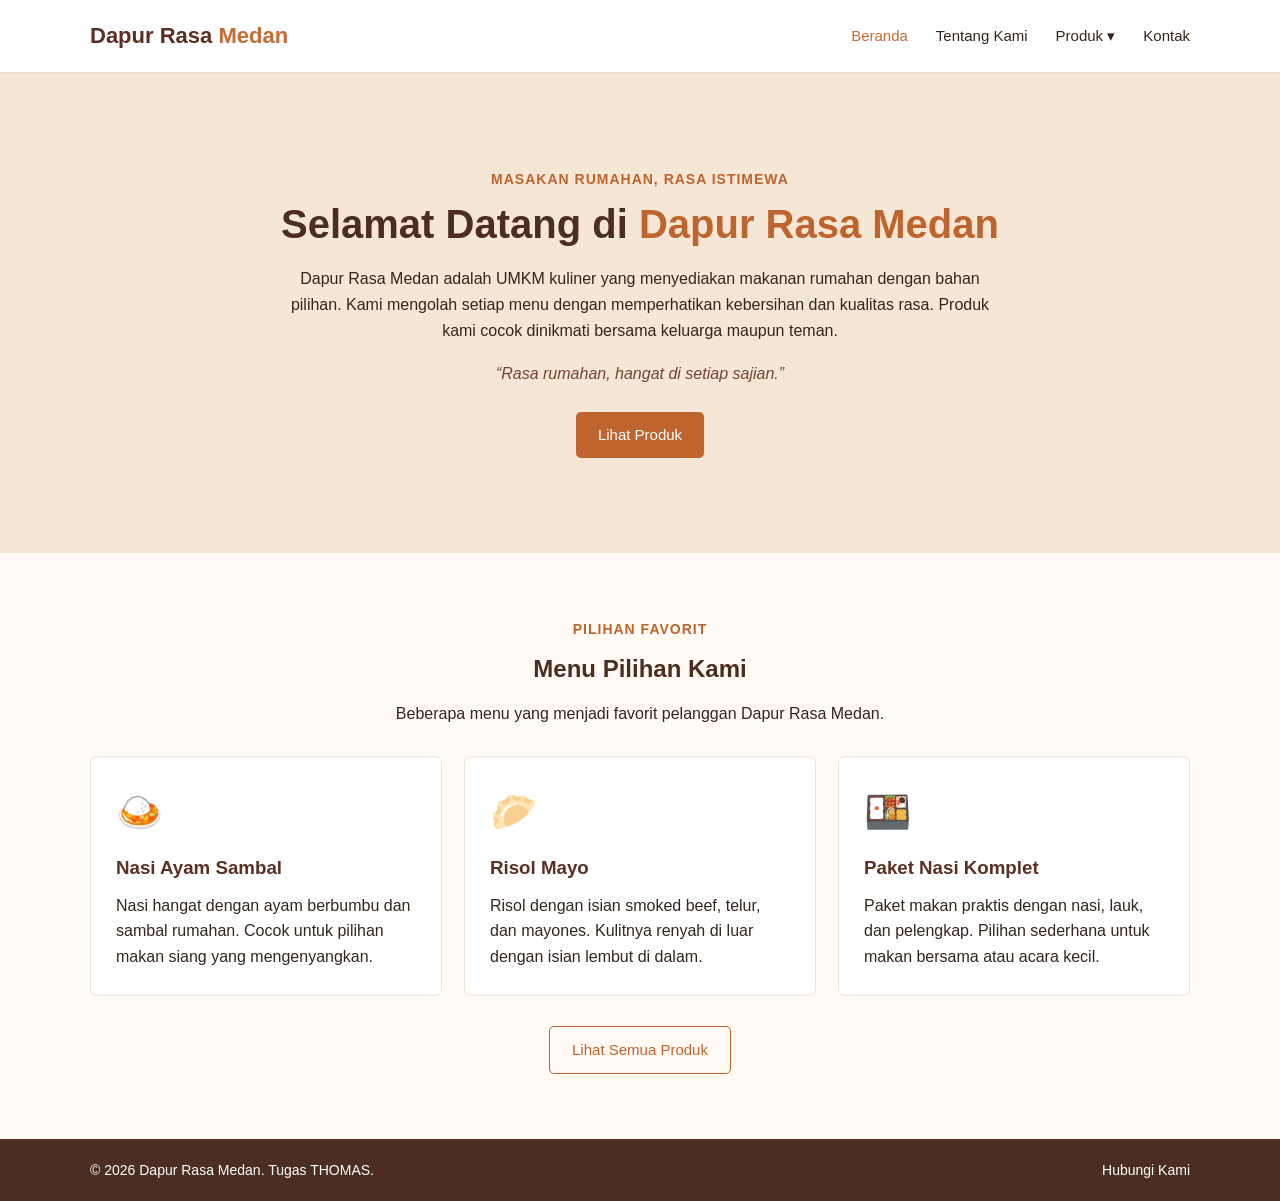
<file: index.html>
<!DOCTYPE html>
<html lang="id">
<head>
    <meta charset="UTF-8">
    <meta name="viewport" content="width=device-width, initial-scale=1.0">
    <title>Beranda | Dapur Rasa Medan</title>
    <link rel="stylesheet" href="css/style.css">
</head>
<body>
    <header class="header">
        <div class="container navbar">
            <a class="logo" href="index.html">Dapur Rasa <span>Medan</span></a>
            <button class="menu-toggle" aria-label="Buka menu" aria-expanded="false">☰</button>
            <nav class="nav-menu">
                <a class="active" href="index.html" aria-current="page">Beranda</a>
                <a href="about.html">Tentang Kami</a>
                <div class="dropdown">
                    <button class="dropdown-toggle" aria-expanded="false">Produk <span>▾</span></button>
                    <div class="dropdown-menu">
                        <a href="produk.html#makanan-utama">Makanan Utama</a>
                        <a href="produk.html#camilan">Camilan</a>
                        <a href="produk.html#paket-hemat">Paket Hemat</a>
                    </div>
                </div>
                <a href="kontak.html">Kontak</a>
            </nav>
        </div>
    </header>

    <main>
        <section class="hero">
            <div class="container hero-content">
                <p class="eyebrow">Masakan rumahan, rasa istimewa</p>
                <h1>Selamat Datang di <span>Dapur Rasa Medan</span></h1>
                <p>Dapur Rasa Medan adalah UMKM kuliner yang menyediakan makanan rumahan dengan bahan pilihan. Kami mengolah setiap menu dengan memperhatikan kebersihan dan kualitas rasa. Produk kami cocok dinikmati bersama keluarga maupun teman.</p>
                <blockquote>“Rasa rumahan, hangat di setiap sajian.”</blockquote>
                <a class="button" href="produk.html">Lihat Produk</a>
            </div>
        </section>

        <section class="section">
            <div class="container">
                <div class="section-heading">
                    <p class="eyebrow">Pilihan favorit</p>
                    <h2>Menu Pilihan Kami</h2>
                    <p>Beberapa menu yang menjadi favorit pelanggan Dapur Rasa Medan.</p>
                </div>
                <div class="card-grid">
                    <article class="card">
                        <div class="food-icon">🍛</div>
                        <h3>Nasi Ayam Sambal</h3>
                        <p>Nasi hangat dengan ayam berbumbu dan sambal rumahan. Cocok untuk pilihan makan siang yang mengenyangkan.</p>
                    </article>
                    <article class="card">
                        <div class="food-icon">🥟</div>
                        <h3>Risol Mayo</h3>
                        <p>Risol dengan isian smoked beef, telur, dan mayones. Kulitnya renyah di luar dengan isian lembut di dalam.</p>
                    </article>
                    <article class="card">
                        <div class="food-icon">🍱</div>
                        <h3>Paket Nasi Komplet</h3>
                        <p>Paket makan praktis dengan nasi, lauk, dan pelengkap. Pilihan sederhana untuk makan bersama atau acara kecil.</p>
                    </article>
                </div>
                <div class="center-button">
                    <a class="button button-outline" href="produk.html">Lihat Semua Produk</a>
                </div>
            </div>
        </section>
    </main>

    <footer class="footer">
        <div class="container footer-content">
            <p>© 2026 Dapur Rasa Medan. Tugas THOMAS.</p>
            <a href="kontak.html">Hubungi Kami</a>
        </div>
    </footer>
    <script src="js/script.js"></script>
</body>
</html>
</file>
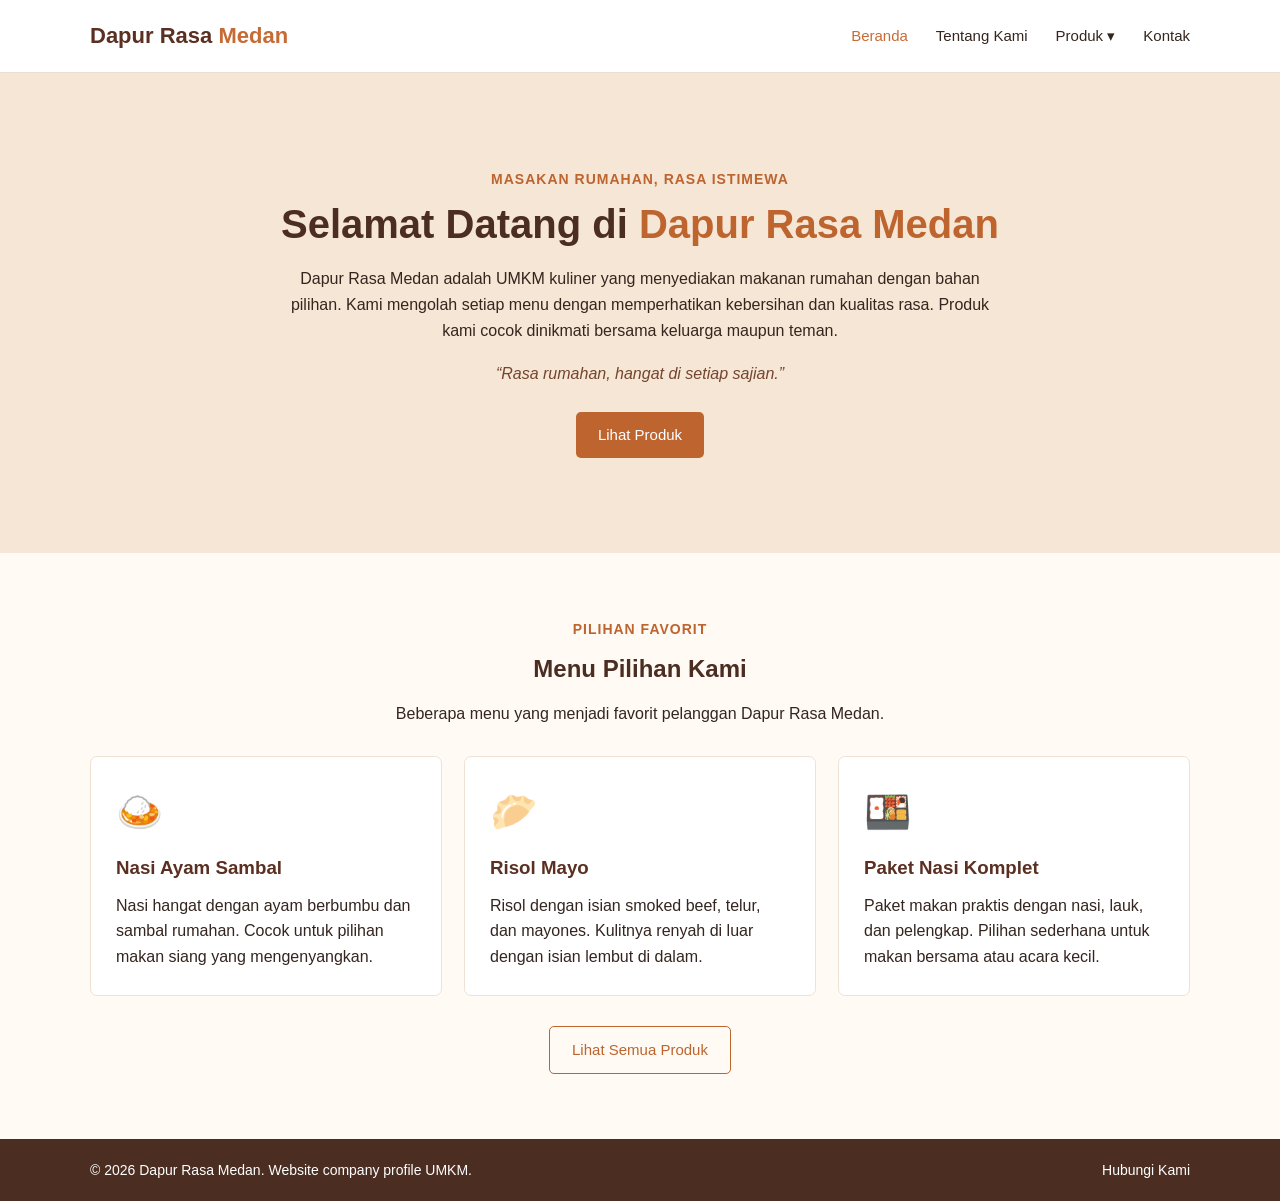
<file: website-umkm-dapur-rasa/index.html>
<!DOCTYPE html>
<html lang="id">
<head>
    <meta charset="UTF-8">
    <meta name="viewport" content="width=device-width, initial-scale=1.0">
    <title>Beranda | Dapur Rasa Medan</title>
    <link rel="stylesheet" href="css/style.css">
</head>
<body>
    <header class="header">
        <div class="container navbar">
            <a class="logo" href="index.html">Dapur Rasa <span>Medan</span></a>
            <button class="menu-toggle" aria-label="Buka menu" aria-expanded="false">☰</button>
            <nav class="nav-menu">
                <a class="active" href="index.html" aria-current="page">Beranda</a>
                <a href="about.html">Tentang Kami</a>
                <div class="dropdown">
                    <button class="dropdown-toggle" aria-expanded="false">Produk <span>▾</span></button>
                    <div class="dropdown-menu">
                        <a href="produk.html#makanan-utama">Makanan Utama</a>
                        <a href="produk.html#camilan">Camilan</a>
                        <a href="produk.html#paket-hemat">Paket Hemat</a>
                    </div>
                </div>
                <a href="kontak.html">Kontak</a>
            </nav>
        </div>
    </header>

    <main>
        <section class="hero">
            <div class="container hero-content">
                <p class="eyebrow">Masakan rumahan, rasa istimewa</p>
                <h1>Selamat Datang di <span>Dapur Rasa Medan</span></h1>
                <p>Dapur Rasa Medan adalah UMKM kuliner yang menyediakan makanan rumahan dengan bahan pilihan. Kami mengolah setiap menu dengan memperhatikan kebersihan dan kualitas rasa. Produk kami cocok dinikmati bersama keluarga maupun teman.</p>
                <blockquote>“Rasa rumahan, hangat di setiap sajian.”</blockquote>
                <a class="button" href="produk.html">Lihat Produk</a>
            </div>
        </section>

        <section class="section">
            <div class="container">
                <div class="section-heading">
                    <p class="eyebrow">Pilihan favorit</p>
                    <h2>Menu Pilihan Kami</h2>
                    <p>Beberapa menu yang menjadi favorit pelanggan Dapur Rasa Medan.</p>
                </div>
                <div class="card-grid">
                    <article class="card">
                        <div class="food-icon">🍛</div>
                        <h3>Nasi Ayam Sambal</h3>
                        <p>Nasi hangat dengan ayam berbumbu dan sambal rumahan. Cocok untuk pilihan makan siang yang mengenyangkan.</p>
                    </article>
                    <article class="card">
                        <div class="food-icon">🥟</div>
                        <h3>Risol Mayo</h3>
                        <p>Risol dengan isian smoked beef, telur, dan mayones. Kulitnya renyah di luar dengan isian lembut di dalam.</p>
                    </article>
                    <article class="card">
                        <div class="food-icon">🍱</div>
                        <h3>Paket Nasi Komplet</h3>
                        <p>Paket makan praktis dengan nasi, lauk, dan pelengkap. Pilihan sederhana untuk makan bersama atau acara kecil.</p>
                    </article>
                </div>
                <div class="center-button">
                    <a class="button button-outline" href="produk.html">Lihat Semua Produk</a>
                </div>
            </div>
        </section>
    </main>

    <footer class="footer">
        <div class="container footer-content">
            <p>© 2026 Dapur Rasa Medan. Website company profile UMKM.</p>
            <a href="kontak.html">Hubungi Kami</a>
        </div>
    </footer>
    <script src="js/script.js"></script>
</body>
</html>
</file>
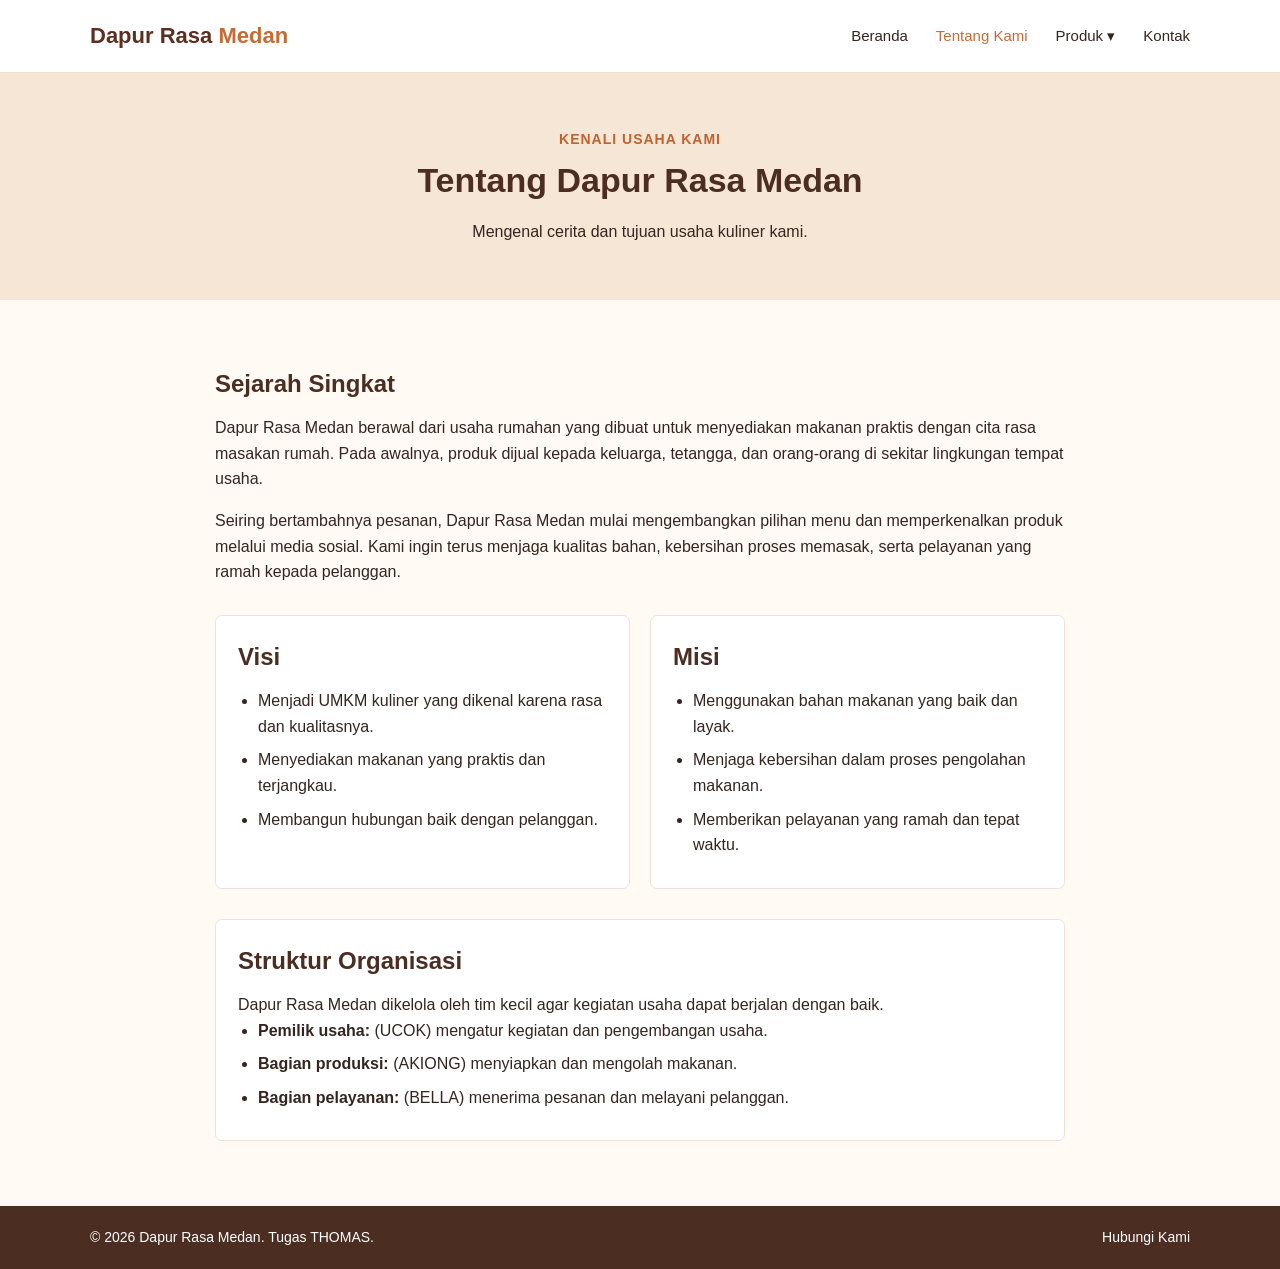
<file: about.html>
<!DOCTYPE html>
<html lang="id">
<head>
    <meta charset="UTF-8">
    <meta name="viewport" content="width=device-width, initial-scale=1.0">
    <title>Tentang Kami | Dapur Rasa Medan</title>
    <link rel="stylesheet" href="css/style.css">
</head>
<body>
    <header class="header">
        <div class="container navbar">
            <a class="logo" href="index.html">Dapur Rasa <span>Medan</span></a>
            <button class="menu-toggle" aria-label="Buka menu" aria-expanded="false">☰</button>
            <nav class="nav-menu">
                <a href="index.html">Beranda</a>
                <a class="active" href="about.html" aria-current="page">Tentang Kami</a>
                <div class="dropdown">
                    <button class="dropdown-toggle" aria-expanded="false">Produk <span>▾</span></button>
                    <div class="dropdown-menu">
                        <a href="produk.html#makanan-utama">Makanan Utama</a>
                        <a href="produk.html#camilan">Camilan</a>
                        <a href="produk.html#paket-hemat">Paket Hemat</a>
                    </div>
                </div>
                <a href="kontak.html">Kontak</a>
            </nav>
        </div>
    </header>

    <main>
        <section class="page-banner">
            <div class="container">
                <p class="eyebrow">Kenali usaha kami</p>
                <h1>Tentang Dapur Rasa Medan</h1>
                <p>Mengenal cerita dan tujuan usaha kuliner kami.</p>
            </div>
        </section>

        <section class="section">
            <div class="container content-narrow">
                <h2>Sejarah Singkat</h2>
                <p>Dapur Rasa Medan berawal dari usaha rumahan yang dibuat untuk menyediakan makanan praktis dengan cita rasa masakan rumah. Pada awalnya, produk dijual kepada keluarga, tetangga, dan orang-orang di sekitar lingkungan tempat usaha.</p>
                <p>Seiring bertambahnya pesanan, Dapur Rasa Medan mulai mengembangkan pilihan menu dan memperkenalkan produk melalui media sosial. Kami ingin terus menjaga kualitas bahan, kebersihan proses memasak, serta pelayanan yang ramah kepada pelanggan.</p>

                <div class="two-column">
                    <div class="info-box">
                        <h2>Visi</h2>
                        <ul>
                            <li>Menjadi UMKM kuliner yang dikenal karena rasa dan kualitasnya.</li>
                            <li>Menyediakan makanan yang praktis dan terjangkau.</li>
                            <li>Membangun hubungan baik dengan pelanggan.</li>
                        </ul>
                    </div>
                    <div class="info-box">
                        <h2>Misi</h2>
                        <ul>
                            <li>Menggunakan bahan makanan yang baik dan layak.</li>
                            <li>Menjaga kebersihan dalam proses pengolahan makanan.</li>
                            <li>Memberikan pelayanan yang ramah dan tepat waktu.</li>
                        </ul>
                    </div>
                </div>

                <div class="info-box organization">
                    <h2>Struktur Organisasi</h2>
                    <p>Dapur Rasa Medan dikelola oleh tim kecil agar kegiatan usaha dapat berjalan dengan baik.</p>
                    <ul>
                        <li><strong>Pemilik usaha:</strong> (UCOK) mengatur kegiatan dan pengembangan usaha.</li>
                        <li><strong>Bagian produksi:</strong> (AKIONG) menyiapkan dan mengolah makanan.</li>
                        <li><strong>Bagian pelayanan:</strong> (BELLA) menerima pesanan dan melayani pelanggan.</li>
                    </ul>
                </div>
            </div>
        </section>
    </main>

    <footer class="footer">
        <div class="container footer-content">
            <p>© 2026 Dapur Rasa Medan. Tugas THOMAS.</p>
            <a href="kontak.html">Hubungi Kami</a>
        </div>
    </footer>
    <script src="js/script.js"></script>
</body>
</html>
</file>
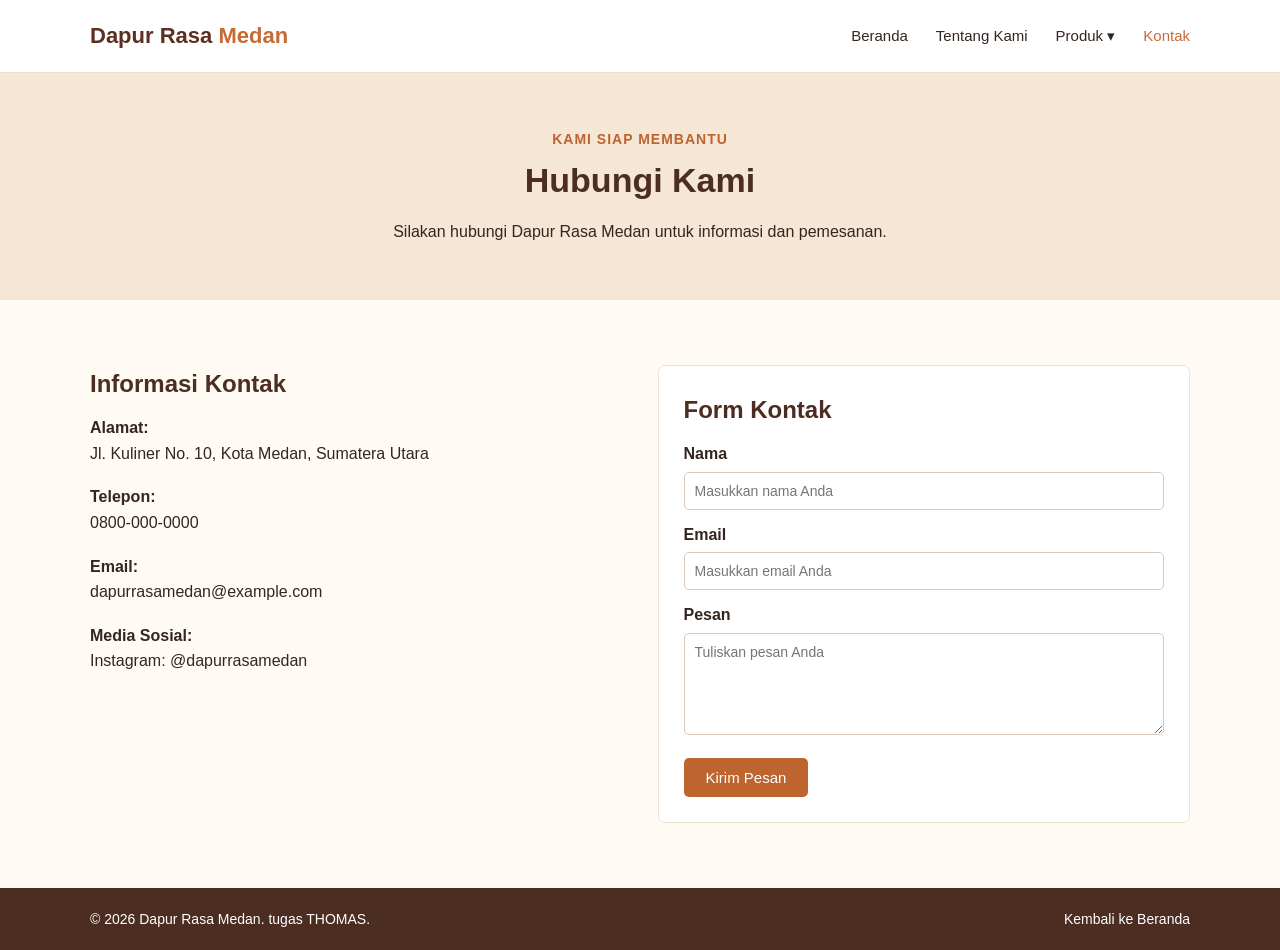
<file: kontak.html>
<!DOCTYPE html>
<html lang="id">
<head>
    <meta charset="UTF-8">
    <meta name="viewport" content="width=device-width, initial-scale=1.0">
    <title>Kontak | Dapur Rasa Medan</title>
    <link rel="stylesheet" href="css/style.css">
</head>
<body>
    <header class="header">
        <div class="container navbar">
            <a class="logo" href="index.html">Dapur Rasa <span>Medan</span></a>
            <button class="menu-toggle" aria-label="Buka menu" aria-expanded="false">☰</button>
            <nav class="nav-menu">
                <a href="index.html">Beranda</a>
                <a href="about.html">Tentang Kami</a>
                <div class="dropdown">
                    <button class="dropdown-toggle" aria-expanded="false">Produk <span>▾</span></button>
                    <div class="dropdown-menu">
                        <a href="produk.html#makanan-utama">Makanan Utama</a>
                        <a href="produk.html#camilan">Camilan</a>
                        <a href="produk.html#paket-hemat">Paket Hemat</a>
                    </div>
                </div>
                <a class="active" href="kontak.html" aria-current="page">Kontak</a>
            </nav>
        </div>
    </header>

    <main>
        <section class="page-banner">
            <div class="container">
                <p class="eyebrow">Kami siap membantu</p>
                <h1>Hubungi Kami</h1>
                <p>Silakan hubungi Dapur Rasa Medan untuk informasi dan pemesanan.</p>
            </div>
        </section>

        <section class="section">
            <div class="container contact-layout">
                <div class="contact-details">
                    <h2>Informasi Kontak</h2>
                    <p><strong>Alamat:</strong><br>Jl. Kuliner No. 10, Kota Medan, Sumatera Utara</p>
                    <p><strong>Telepon:</strong><br>0800-000-0000</p>
                    <p><strong>Email:</strong><br>dapurrasamedan@example.com</p>
                    <p><strong>Media Sosial:</strong><br>Instagram: @dapurrasamedan</p>
                </div>

                <form class="contact-form">
                    <h2>Form Kontak</h2>
                    <label for="nama">Nama</label>
                    <input type="text" id="nama" name="nama" placeholder="Masukkan nama Anda">

                    <label for="email">Email</label>
                    <input type="email" id="email" name="email" placeholder="Masukkan email Anda">

                    <label for="pesan">Pesan</label>
                    <textarea id="pesan" name="pesan" rows="5" placeholder="Tuliskan pesan Anda"></textarea>

                    <button class="button" type="button">Kirim Pesan</button>
                </form>
            </div>
        </section>
    </main>

    <footer class="footer">
        <div class="container footer-content">
            <p>© 2026 Dapur Rasa Medan. tugas THOMAS.</p>
            <a href="index.html">Kembali ke Beranda</a>
        </div>
    </footer>
    <script src="js/script.js"></script>
</body>
</html>
</file>
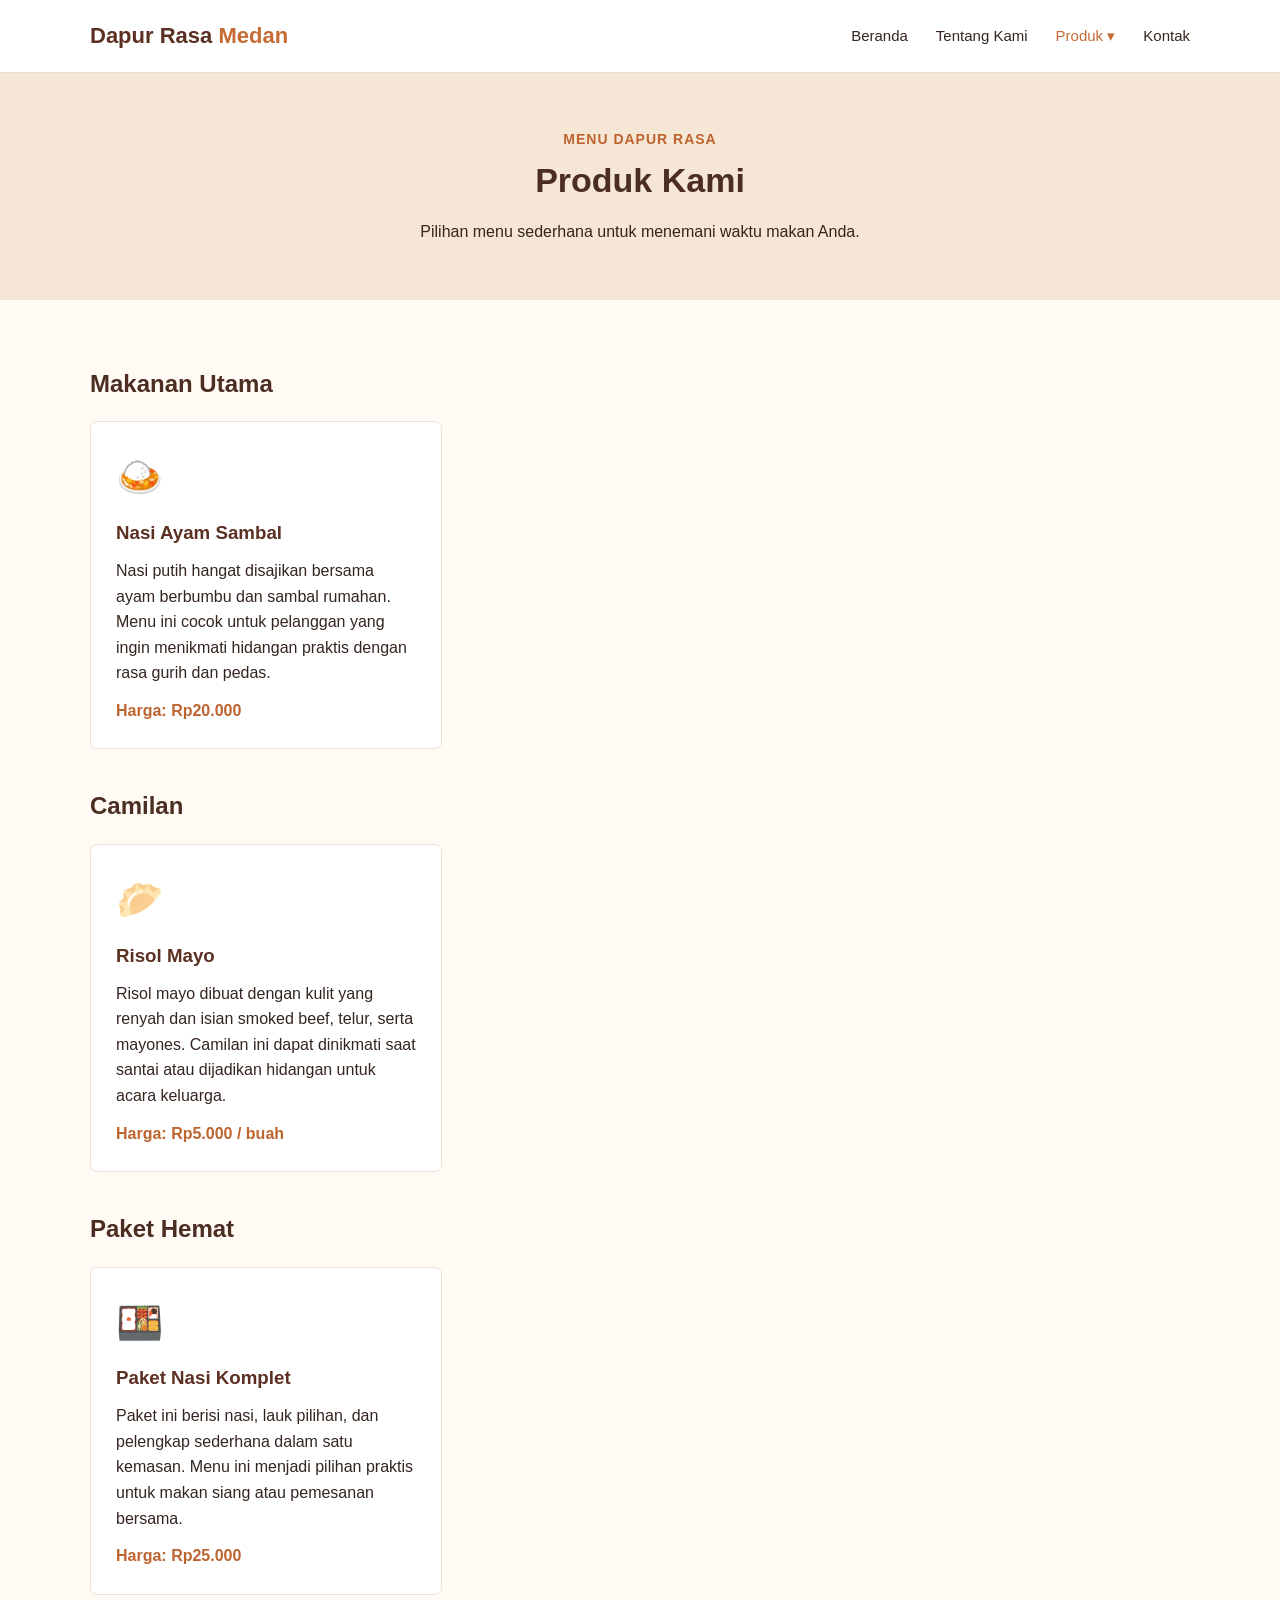
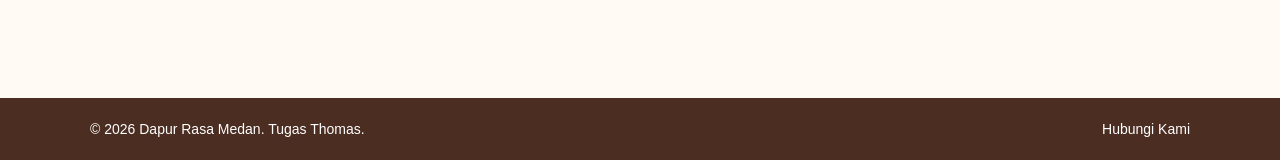
<file: produk.html>
<!DOCTYPE html>
<html lang="id">
<head>
    <meta charset="UTF-8">
    <meta name="viewport" content="width=device-width, initial-scale=1.0">
    <title>Produk | Dapur Rasa Medan</title>
    <link rel="stylesheet" href="css/style.css">
</head>
<body>
<header class="header">
<div class="container navbar">
<a class="logo" href="index.html">Dapur Rasa <span>Medan</span></a>
<button class="menu-toggle" aria-label="Buka menu" aria-expanded="false">☰</button>
<nav class="nav-menu">
<a href="index.html">Beranda</a>
<a href="about.html">Tentang Kami</a>
<div class="dropdown">
<button class="dropdown-toggle active" aria-expanded="false">Produk <span>▾</span></button>
<div class="dropdown-menu">
<a href="#makanan-utama">Makanan Utama</a>
<a href="#camilan">Camilan</a>
<a href="#paket-hemat">Paket Hemat</a>
</div>
</div>
<a href="kontak.html">Kontak</a>
</nav>
</div>
</header>
<main>
<section class="page-banner">
<div class="container">
<p class="eyebrow">Menu Dapur Rasa</p>
<h1>Produk Kami</h1>
<p>Pilihan menu sederhana untuk menemani waktu makan Anda.</p>
</div>
</section>

<section class="section">
<div class="container">
<div class="product-category" id="makanan-utama">
<h2>Makanan Utama</h2>
<div class="card-grid">
<article class="card product-card">
<div class="food-icon">🍛</div>
<h3>Nasi Ayam Sambal</h3>
<p>Nasi putih hangat disajikan bersama ayam berbumbu dan sambal rumahan. Menu ini cocok untuk pelanggan yang ingin menikmati hidangan praktis dengan rasa gurih dan pedas.</p>
<p class="price">Harga: Rp20.000</p>
</article>
</div>
</div>

<div class="product-category" id="camilan">
<h2>Camilan</h2>
<div class="card-grid">
<article class="card product-card">
<div class="food-icon">🥟</div>
<h3>Risol Mayo</h3>
<p>Risol mayo dibuat dengan kulit yang renyah dan isian smoked beef, telur, serta mayones. Camilan ini dapat dinikmati saat santai atau dijadikan hidangan untuk acara keluarga.</p>
<p class="price">Harga: Rp5.000 / buah</p>
</article>
</div>
</div>

<div class="product-category" id="paket-hemat">
<h2>Paket Hemat</h2>
<div class="card-grid">
<article class="card product-card">
<div class="food-icon">🍱</div>
<h3>Paket Nasi Komplet</h3>
<p>Paket ini berisi nasi, lauk pilihan, dan pelengkap sederhana dalam satu kemasan. Menu ini menjadi pilihan praktis untuk makan siang atau pemesanan bersama.</p>
<p class="price">Harga: Rp25.000</p>
</article>
</div>
</div>
</div>
</section>
</main>

<footer class="footer">
<div class="container footer-content">
<p>© 2026 Dapur Rasa Medan. Tugas Thomas.</p>
<a href="kontak.html">Hubungi Kami</a>
</div>
</footer>
<script src="js/script.js"></script>
</body>
</html>
</file>
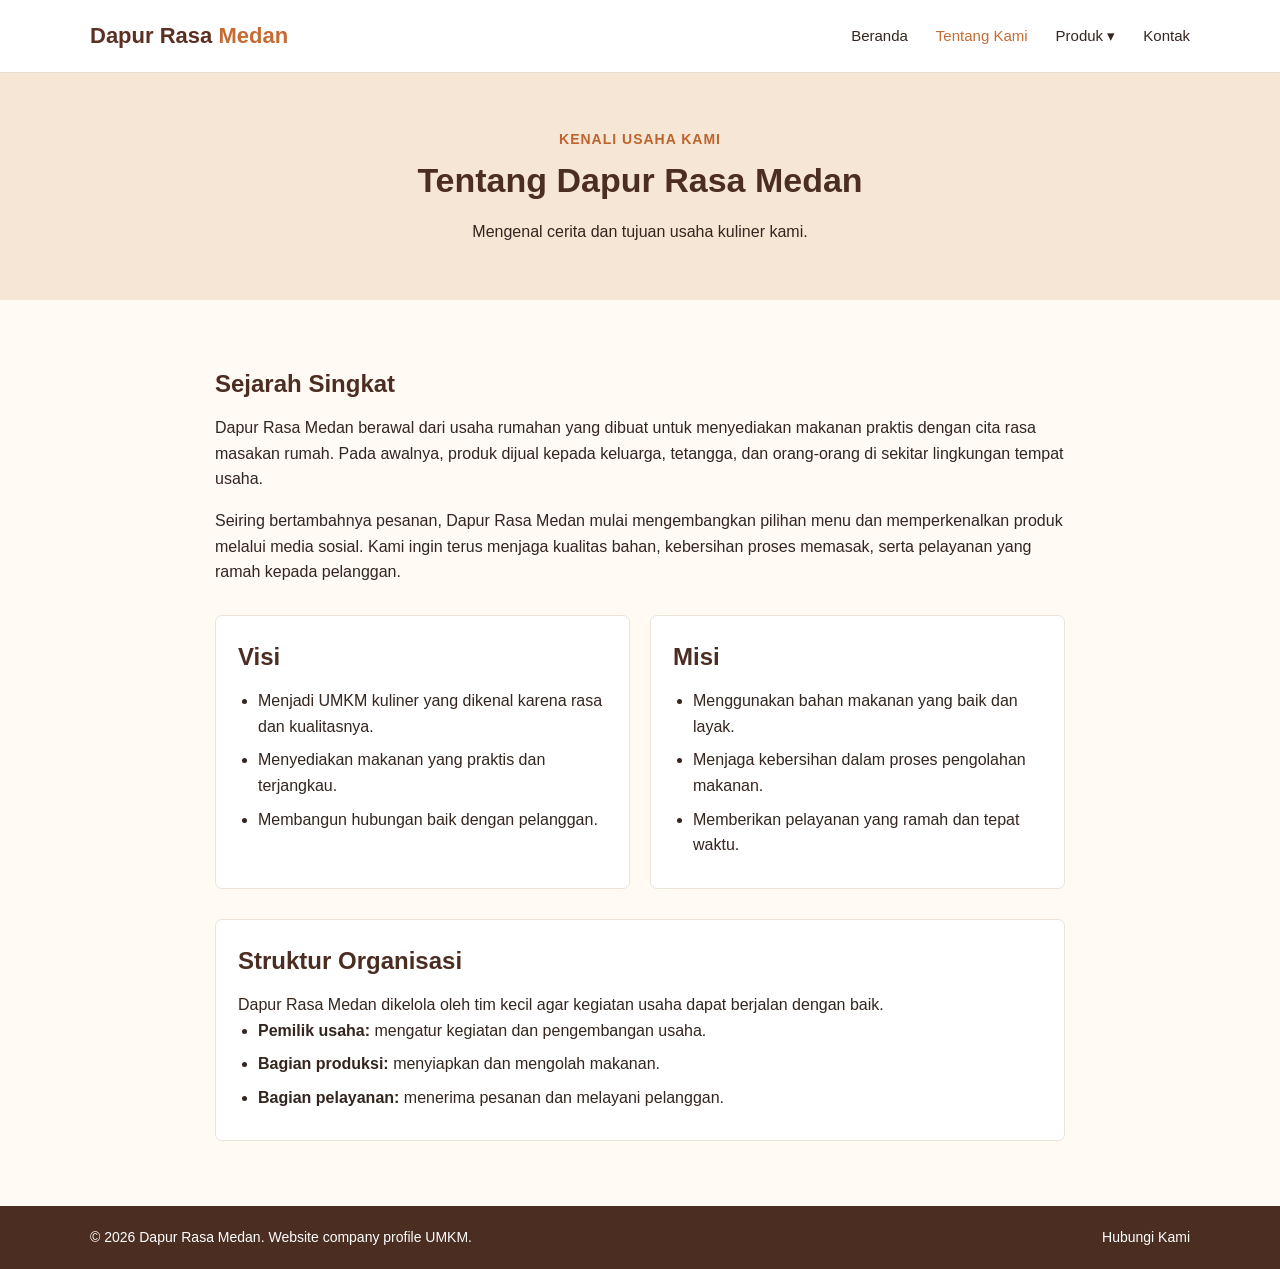
<file: website-umkm-dapur-rasa/about.html>
<!DOCTYPE html>
<html lang="id">
<head>
    <meta charset="UTF-8">
    <meta name="viewport" content="width=device-width, initial-scale=1.0">
    <title>Tentang Kami | Dapur Rasa Medan</title>
    <link rel="stylesheet" href="css/style.css">
</head>
<body>
    <header class="header">
        <div class="container navbar">
            <a class="logo" href="index.html">Dapur Rasa <span>Medan</span></a>
            <button class="menu-toggle" aria-label="Buka menu" aria-expanded="false">☰</button>
            <nav class="nav-menu">
                <a href="index.html">Beranda</a>
                <a class="active" href="about.html" aria-current="page">Tentang Kami</a>
                <div class="dropdown">
                    <button class="dropdown-toggle" aria-expanded="false">Produk <span>▾</span></button>
                    <div class="dropdown-menu">
                        <a href="produk.html#makanan-utama">Makanan Utama</a>
                        <a href="produk.html#camilan">Camilan</a>
                        <a href="produk.html#paket-hemat">Paket Hemat</a>
                    </div>
                </div>
                <a href="kontak.html">Kontak</a>
            </nav>
        </div>
    </header>

    <main>
        <section class="page-banner">
            <div class="container">
                <p class="eyebrow">Kenali usaha kami</p>
                <h1>Tentang Dapur Rasa Medan</h1>
                <p>Mengenal cerita dan tujuan usaha kuliner kami.</p>
            </div>
        </section>

        <section class="section">
            <div class="container content-narrow">
                <h2>Sejarah Singkat</h2>
                <p>Dapur Rasa Medan berawal dari usaha rumahan yang dibuat untuk menyediakan makanan praktis dengan cita rasa masakan rumah. Pada awalnya, produk dijual kepada keluarga, tetangga, dan orang-orang di sekitar lingkungan tempat usaha.</p>
                <p>Seiring bertambahnya pesanan, Dapur Rasa Medan mulai mengembangkan pilihan menu dan memperkenalkan produk melalui media sosial. Kami ingin terus menjaga kualitas bahan, kebersihan proses memasak, serta pelayanan yang ramah kepada pelanggan.</p>

                <div class="two-column">
                    <div class="info-box">
                        <h2>Visi</h2>
                        <ul>
                            <li>Menjadi UMKM kuliner yang dikenal karena rasa dan kualitasnya.</li>
                            <li>Menyediakan makanan yang praktis dan terjangkau.</li>
                            <li>Membangun hubungan baik dengan pelanggan.</li>
                        </ul>
                    </div>
                    <div class="info-box">
                        <h2>Misi</h2>
                        <ul>
                            <li>Menggunakan bahan makanan yang baik dan layak.</li>
                            <li>Menjaga kebersihan dalam proses pengolahan makanan.</li>
                            <li>Memberikan pelayanan yang ramah dan tepat waktu.</li>
                        </ul>
                    </div>
                </div>

                <div class="info-box organization">
                    <h2>Struktur Organisasi</h2>
                    <p>Dapur Rasa Medan dikelola oleh tim kecil agar kegiatan usaha dapat berjalan dengan baik.</p>
                    <ul>
                        <li><strong>Pemilik usaha:</strong> mengatur kegiatan dan pengembangan usaha.</li>
                        <li><strong>Bagian produksi:</strong> menyiapkan dan mengolah makanan.</li>
                        <li><strong>Bagian pelayanan:</strong> menerima pesanan dan melayani pelanggan.</li>
                    </ul>
                </div>
            </div>
        </section>
    </main>

    <footer class="footer">
        <div class="container footer-content">
            <p>© 2026 Dapur Rasa Medan. Website company profile UMKM.</p>
            <a href="kontak.html">Hubungi Kami</a>
        </div>
    </footer>
    <script src="js/script.js"></script>
</body>
</html>
</file>
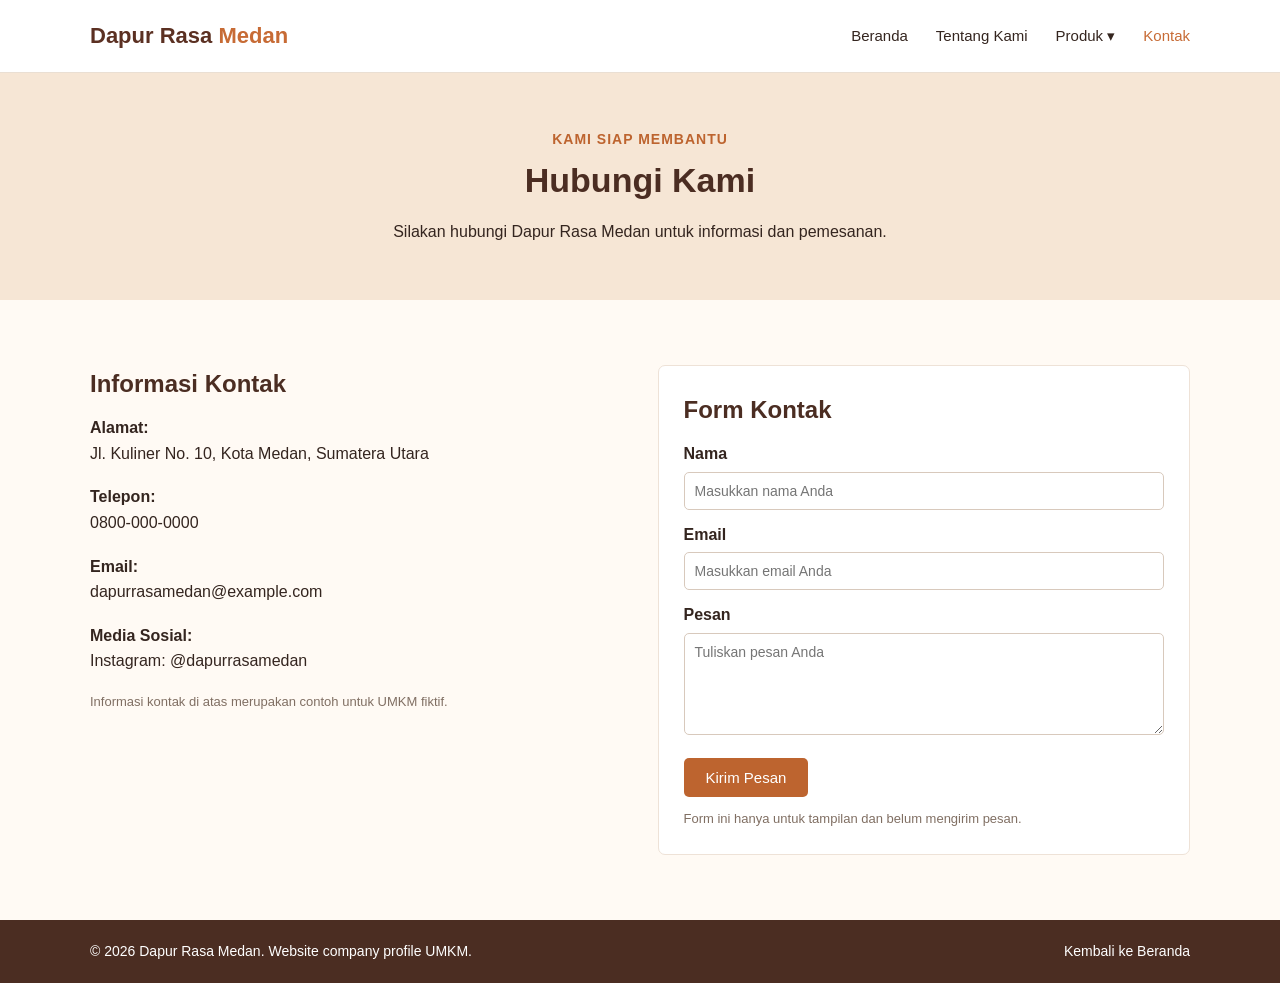
<file: website-umkm-dapur-rasa/kontak.html>
<!DOCTYPE html>
<html lang="id">
<head>
    <meta charset="UTF-8">
    <meta name="viewport" content="width=device-width, initial-scale=1.0">
    <title>Kontak | Dapur Rasa Medan</title>
    <link rel="stylesheet" href="css/style.css">
</head>
<body>
    <header class="header">
        <div class="container navbar">
            <a class="logo" href="index.html">Dapur Rasa <span>Medan</span></a>
            <button class="menu-toggle" aria-label="Buka menu" aria-expanded="false">☰</button>
            <nav class="nav-menu">
                <a href="index.html">Beranda</a>
                <a href="about.html">Tentang Kami</a>
                <div class="dropdown">
                    <button class="dropdown-toggle" aria-expanded="false">Produk <span>▾</span></button>
                    <div class="dropdown-menu">
                        <a href="produk.html#makanan-utama">Makanan Utama</a>
                        <a href="produk.html#camilan">Camilan</a>
                        <a href="produk.html#paket-hemat">Paket Hemat</a>
                    </div>
                </div>
                <a class="active" href="kontak.html" aria-current="page">Kontak</a>
            </nav>
        </div>
    </header>

    <main>
        <section class="page-banner">
            <div class="container">
                <p class="eyebrow">Kami siap membantu</p>
                <h1>Hubungi Kami</h1>
                <p>Silakan hubungi Dapur Rasa Medan untuk informasi dan pemesanan.</p>
            </div>
        </section>

        <section class="section">
            <div class="container contact-layout">
                <div class="contact-details">
                    <h2>Informasi Kontak</h2>
                    <p><strong>Alamat:</strong><br>Jl. Kuliner No. 10, Kota Medan, Sumatera Utara</p>
                    <p><strong>Telepon:</strong><br>0800-000-0000</p>
                    <p><strong>Email:</strong><br>dapurrasamedan@example.com</p>
                    <p><strong>Media Sosial:</strong><br>Instagram: @dapurrasamedan</p>
                    <p class="small-note">Informasi kontak di atas merupakan contoh untuk UMKM fiktif.</p>
                </div>

                <form class="contact-form">
                    <h2>Form Kontak</h2>
                    <label for="nama">Nama</label>
                    <input type="text" id="nama" name="nama" placeholder="Masukkan nama Anda">

                    <label for="email">Email</label>
                    <input type="email" id="email" name="email" placeholder="Masukkan email Anda">

                    <label for="pesan">Pesan</label>
                    <textarea id="pesan" name="pesan" rows="5" placeholder="Tuliskan pesan Anda"></textarea>

                    <button class="button" type="button">Kirim Pesan</button>
                    <p class="small-note">Form ini hanya untuk tampilan dan belum mengirim pesan.</p>
                </form>
            </div>
        </section>
    </main>

    <footer class="footer">
        <div class="container footer-content">
            <p>© 2026 Dapur Rasa Medan. Website company profile UMKM.</p>
            <a href="index.html">Kembali ke Beranda</a>
        </div>
    </footer>
    <script src="js/script.js"></script>
</body>
</html>
</file>
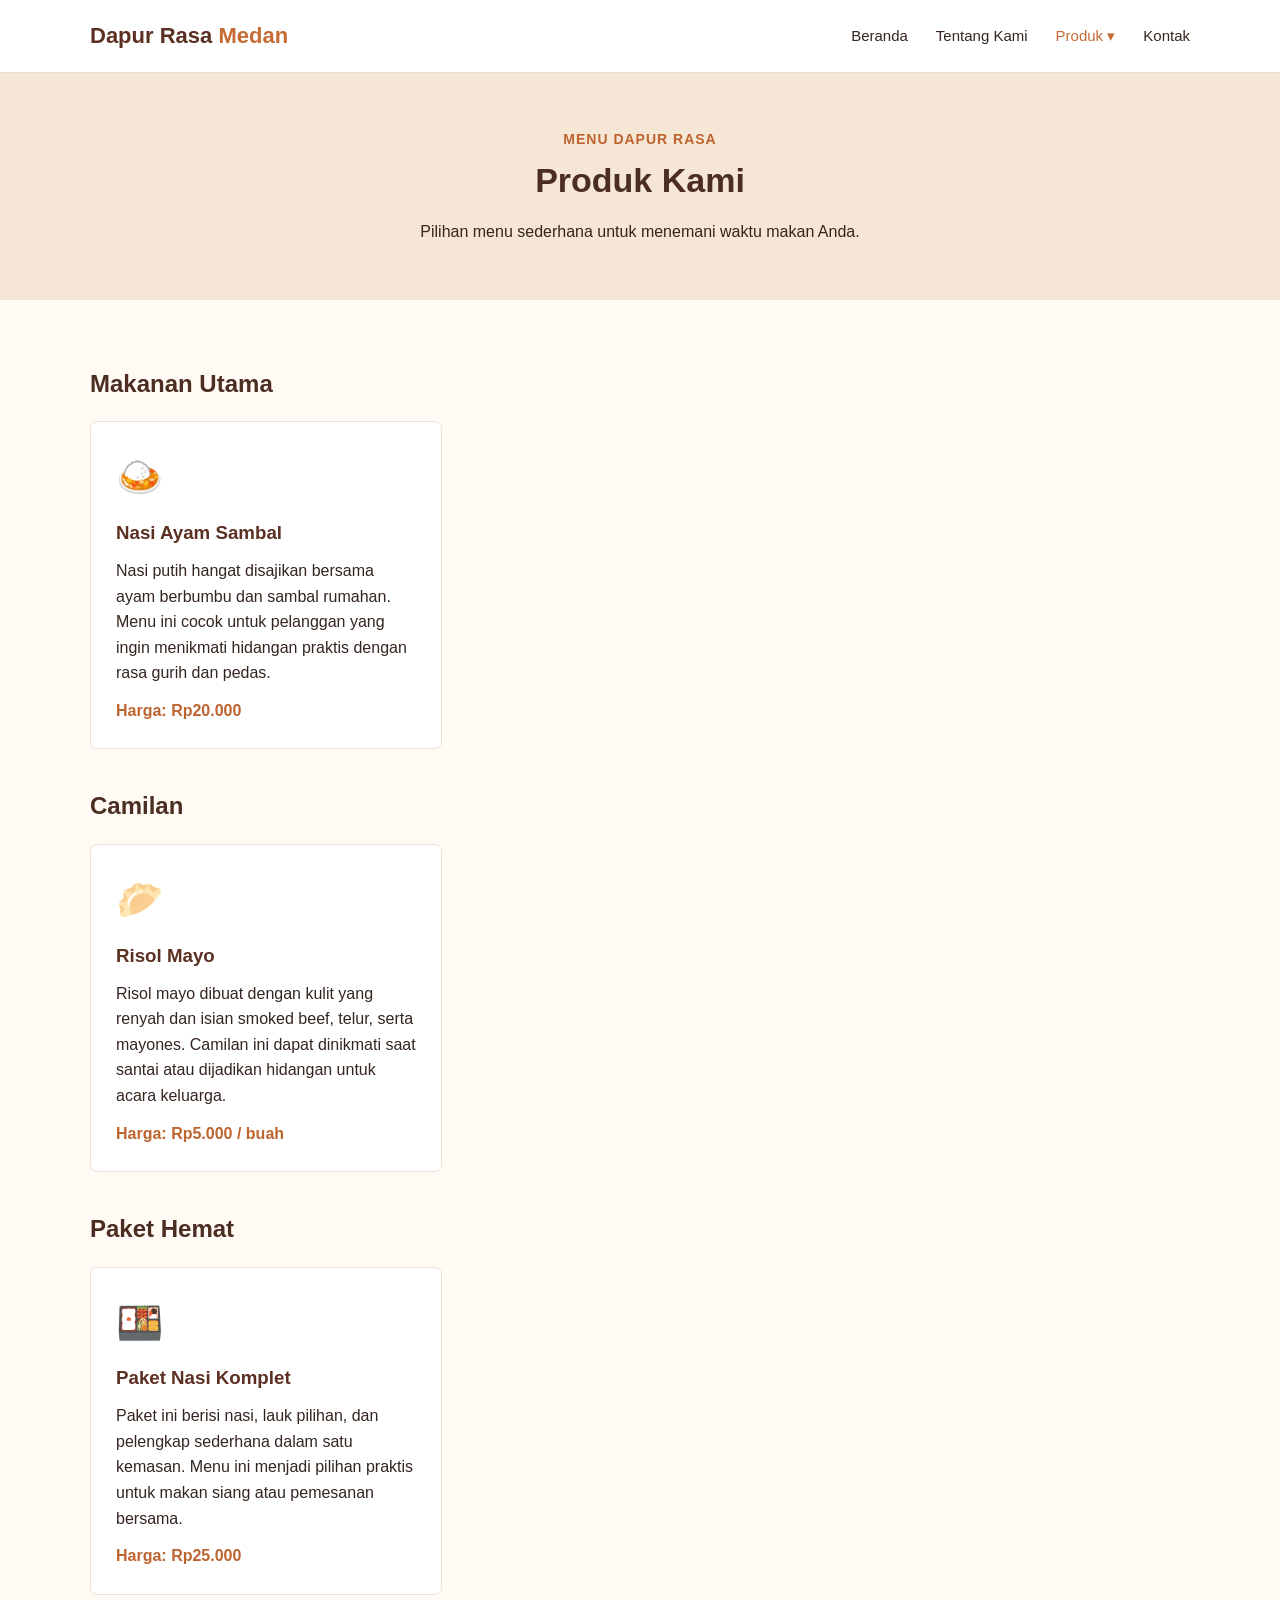
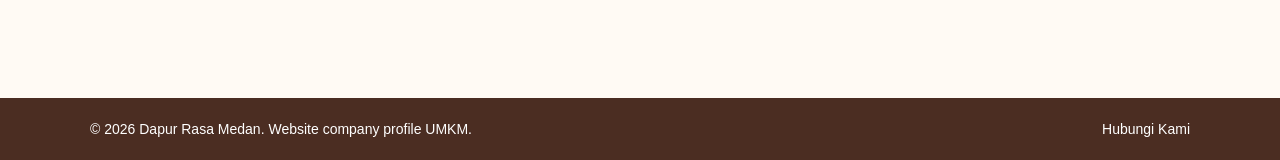
<file: website-umkm-dapur-rasa/produk.html>
<!DOCTYPE html>
<html lang="id">
<head>
    <meta charset="UTF-8">
    <meta name="viewport" content="width=device-width, initial-scale=1.0">
    <title>Produk | Dapur Rasa Medan</title>
    <link rel="stylesheet" href="css/style.css">
</head>
<body>
    <header class="header">
        <div class="container navbar">
            <a class="logo" href="index.html">Dapur Rasa <span>Medan</span></a>
            <button class="menu-toggle" aria-label="Buka menu" aria-expanded="false">☰</button>
            <nav class="nav-menu">
                <a href="index.html">Beranda</a>
                <a href="about.html">Tentang Kami</a>
                <div class="dropdown">
                    <button class="dropdown-toggle active" aria-expanded="false">Produk <span>▾</span></button>
                    <div class="dropdown-menu">
                        <a href="#makanan-utama">Makanan Utama</a>
                        <a href="#camilan">Camilan</a>
                        <a href="#paket-hemat">Paket Hemat</a>
                    </div>
                </div>
                <a href="kontak.html">Kontak</a>
            </nav>
        </div>
    </header>

    <main>
        <section class="page-banner">
            <div class="container">
                <p class="eyebrow">Menu Dapur Rasa</p>
                <h1>Produk Kami</h1>
                <p>Pilihan menu sederhana untuk menemani waktu makan Anda.</p>
            </div>
        </section>

        <section class="section">
            <div class="container">
                <div class="product-category" id="makanan-utama">
                    <h2>Makanan Utama</h2>
                    <div class="card-grid">
                        <article class="card product-card">
                            <div class="food-icon">🍛</div>
                            <h3>Nasi Ayam Sambal</h3>
                            <p>Nasi putih hangat disajikan bersama ayam berbumbu dan sambal rumahan. Menu ini cocok untuk pelanggan yang ingin menikmati hidangan praktis dengan rasa gurih dan pedas.</p>
                            <p class="price">Harga: Rp20.000</p>
                        </article>
                    </div>
                </div>

                <div class="product-category" id="camilan">
                    <h2>Camilan</h2>
                    <div class="card-grid">
                        <article class="card product-card">
                            <div class="food-icon">🥟</div>
                            <h3>Risol Mayo</h3>
                            <p>Risol mayo dibuat dengan kulit yang renyah dan isian smoked beef, telur, serta mayones. Camilan ini dapat dinikmati saat santai atau dijadikan hidangan untuk acara keluarga.</p>
                            <p class="price">Harga: Rp5.000 / buah</p>
                        </article>
                    </div>
                </div>

                <div class="product-category" id="paket-hemat">
                    <h2>Paket Hemat</h2>
                    <div class="card-grid">
                        <article class="card product-card">
                            <div class="food-icon">🍱</div>
                            <h3>Paket Nasi Komplet</h3>
                            <p>Paket ini berisi nasi, lauk pilihan, dan pelengkap sederhana dalam satu kemasan. Menu ini menjadi pilihan praktis untuk makan siang atau pemesanan bersama.</p>
                            <p class="price">Harga: Rp25.000</p>
                        </article>
                    </div>
                </div>
            </div>
        </section>
    </main>

    <footer class="footer">
        <div class="container footer-content">
            <p>© 2026 Dapur Rasa Medan. Website company profile UMKM.</p>
            <a href="kontak.html">Hubungi Kami</a>
        </div>
    </footer>
    <script src="js/script.js"></script>
</body>
</html>
</file>
<file: css/style.css>
* {
    margin: 0;
    padding: 0;
    box-sizing: border-box;
}

body {
    font-family: Arial, sans-serif;
    color: #34251f;
    background-color: #fffaf4;
    line-height: 1.6;
}

a {
    text-decoration: none;
    color: inherit;
}

.container {
    width: 90%;
    max-width: 1100px;
    margin: auto;
}

.header {
    background-color: #ffffff;
    border-bottom: 1px solid #eadfd3;
    position: sticky;
    top: 0;
    z-index: 10;
}

.navbar {
    min-height: 70px;
    display: flex;
    justify-content: space-between;
    align-items: center;
}

.logo {
    font-size: 22px;
    font-weight: bold;
    color: #5b3022;
}

.logo span {
    color: #c76b35;
}

.nav-menu {
    display: flex;
    align-items: center;
    gap: 28px;
}

.nav-menu > a,
.dropdown-toggle {
    color: #34251f;
    font-size: 15px;
    padding: 24px 0;
}

.nav-menu a:hover,
.dropdown-toggle:hover,
.nav-menu .active {
    color: #c76b35;
}

.dropdown {
    position: relative;
}

.dropdown-toggle {
    background: none;
    border: none;
    font-family: inherit;
    cursor: pointer;
}

.dropdown-menu {
    display: none;
    position: absolute;
    top: 60px;
    left: 0;
    min-width: 175px;
    background-color: #ffffff;
    box-shadow: 0 4px 12px rgba(0, 0, 0, 0.12);
    border-radius: 5px;
    overflow: hidden;
}

.dropdown-menu a {
    display: block;
    padding: 10px 14px;
    font-size: 14px;
}

.dropdown-menu a:hover {
    background-color: #fff0e3;
}

.dropdown:hover .dropdown-menu,
.dropdown:focus-within .dropdown-menu {
    display: block;
}

.menu-toggle {
    display: none;
    background: none;
    border: none;
    font-size: 26px;
    cursor: pointer;
    color: #5b3022;
}

.hero {
    background-color: #f6e6d5;
    padding: 95px 0;
}

.hero-content {
    max-width: 800px;
    text-align: center;
}

.eyebrow {
    color: #bd642f;
    font-size: 14px;
    font-weight: bold;
    text-transform: uppercase;
    letter-spacing: 1px;
    margin-bottom: 10px;
}

h1 {
    font-size: 40px;
    line-height: 1.2;
    margin-bottom: 18px;
    color: #4b2d22;
}

.hero h1 span {
    color: #bd642f;
}

.hero-content > p:not(.eyebrow) {
    max-width: 700px;
    margin: 0 auto 18px;
}

blockquote {
    color: #74452f;
    font-style: italic;
    margin: 18px 0 25px;
}

.button {
    display: inline-block;
    background-color: #bd642f;
    color: #ffffff;
    border: none;
    border-radius: 5px;
    padding: 11px 22px;
    font-size: 15px;
    cursor: pointer;
}

.button:hover {
    background-color: #98502a;
}

.button-outline {
    background-color: transparent;
    color: #bd642f;
    border: 1px solid #bd642f;
}

.button-outline:hover {
    background-color: #bd642f;
    color: #ffffff;
}

.section {
    padding: 65px 0;
}

.section-heading {
    text-align: center;
    margin-bottom: 30px;
}

.section-heading h2,
.content-narrow h2,
.contact-layout h2 {
    color: #4b2d22;
    margin-bottom: 12px;
}

.card-grid {
    display: grid;
    grid-template-columns: repeat(3, 1fr);
    gap: 22px;
}

.card {
    background-color: #ffffff;
    border: 1px solid #eee2d7;
    border-radius: 7px;
    padding: 25px;
}

.card h3 {
    color: #5b3022;
    margin: 10px 0;
}

.food-icon {
    font-size: 38px;
}

.center-button {
    text-align: center;
    margin-top: 30px;
}

.page-banner {
    background-color: #f6e6d5;
    padding: 55px 0;
    text-align: center;
}

.page-banner h1 {
    font-size: 34px;
}

.content-narrow {
    max-width: 850px;
}

.content-narrow > p {
    margin-bottom: 16px;
}

.two-column {
    display: grid;
    grid-template-columns: 1fr 1fr;
    gap: 20px;
    margin: 30px 0;
}

.info-box {
    background-color: #ffffff;
    border: 1px solid #eee2d7;
    border-radius: 7px;
    padding: 22px;
}

.info-box ul {
    padding-left: 20px;
}

.info-box li {
    margin-bottom: 8px;
}

.organization {
    margin-top: 10px;
}

.product-category {
    margin-bottom: 38px;
    scroll-margin-top: 90px;
}

.product-category h2 {
    color: #4b2d22;
    margin-bottom: 18px;
}

.product-card {
    max-width: 520px;
}

.price {
    color: #bd642f;
    font-weight: bold;
    margin-top: 12px;
}

.contact-layout {
    display: grid;
    grid-template-columns: 1fr 1fr;
    gap: 35px;
    align-items: start;
}

.contact-details p {
    margin-bottom: 18px;
}

.contact-form {
    background-color: #ffffff;
    border: 1px solid #eee2d7;
    border-radius: 7px;
    padding: 25px;
}

.contact-form label {
    display: block;
    margin: 12px 0 5px;
    font-weight: bold;
}

.contact-form input,
.contact-form textarea {
    width: 100%;
    padding: 10px;
    border: 1px solid #d8c9bc;
    border-radius: 5px;
    font-family: inherit;
    font-size: 14px;
}

.contact-form textarea {
    resize: vertical;
    margin-bottom: 15px;
}

.small-note {
    color: #806f63;
    font-size: 13px;
    margin-top: 12px;
}

.footer {
    background-color: #4b2d22;
    color: #ffffff;
    padding: 20px 0;
}

.footer-content {
    display: flex;
    justify-content: space-between;
    gap: 15px;
    font-size: 14px;
}

.footer a:hover {
    text-decoration: underline;
}

@media (max-width: 768px) {
    .navbar {
        min-height: 65px;
        flex-wrap: wrap;
    }

    .menu-toggle {
        display: block;
    }

    .nav-menu {
        display: none;
        width: 100%;
        flex-direction: column;
        align-items: stretch;
        gap: 0;
        padding: 8px 0 15px;
    }

    .nav-menu.show {
        display: flex;
    }

    .nav-menu > a,
    .dropdown-toggle {
        display: block;
        width: 100%;
        text-align: left;
        padding: 11px 0;
    }

    .dropdown-menu {
        position: static;
        box-shadow: none;
        border-radius: 0;
        padding-left: 15px;
    }

    .dropdown:hover .dropdown-menu,
    .dropdown:focus-within .dropdown-menu {
        display: none;
    }

    .dropdown.open .dropdown-menu {
        display: block;
    }

    .hero {
        padding: 65px 0;
    }

    h1 {
        font-size: 31px;
    }

    .page-banner h1 {
        font-size: 29px;
    }

    .card-grid,
    .two-column,
    .contact-layout {
        grid-template-columns: 1fr;
    }

    .section {
        padding: 45px 0;
    }

    .footer-content {
        flex-direction: column;
        text-align: center;
    }
}
</file>
<file: website-umkm-dapur-rasa/css/style.css>
* {
    margin: 0;
    padding: 0;
    box-sizing: border-box;
}

body {
    font-family: Arial, sans-serif;
    color: #34251f;
    background-color: #fffaf4;
    line-height: 1.6;
}

a {
    text-decoration: none;
    color: inherit;
}

.container {
    width: 90%;
    max-width: 1100px;
    margin: auto;
}

.header {
    background-color: #ffffff;
    border-bottom: 1px solid #eadfd3;
    position: sticky;
    top: 0;
    z-index: 10;
}

.navbar {
    min-height: 70px;
    display: flex;
    justify-content: space-between;
    align-items: center;
}

.logo {
    font-size: 22px;
    font-weight: bold;
    color: #5b3022;
}

.logo span {
    color: #c76b35;
}

.nav-menu {
    display: flex;
    align-items: center;
    gap: 28px;
}

.nav-menu > a,
.dropdown-toggle {
    color: #34251f;
    font-size: 15px;
    padding: 24px 0;
}

.nav-menu a:hover,
.dropdown-toggle:hover,
.nav-menu .active {
    color: #c76b35;
}

.dropdown {
    position: relative;
}

.dropdown-toggle {
    background: none;
    border: none;
    font-family: inherit;
    cursor: pointer;
}

.dropdown-menu {
    display: none;
    position: absolute;
    top: 60px;
    left: 0;
    min-width: 175px;
    background-color: #ffffff;
    box-shadow: 0 4px 12px rgba(0, 0, 0, 0.12);
    border-radius: 5px;
    overflow: hidden;
}

.dropdown-menu a {
    display: block;
    padding: 10px 14px;
    font-size: 14px;
}

.dropdown-menu a:hover {
    background-color: #fff0e3;
}

.dropdown:hover .dropdown-menu,
.dropdown:focus-within .dropdown-menu {
    display: block;
}

.menu-toggle {
    display: none;
    background: none;
    border: none;
    font-size: 26px;
    cursor: pointer;
    color: #5b3022;
}

.hero {
    background-color: #f6e6d5;
    padding: 95px 0;
}

.hero-content {
    max-width: 800px;
    text-align: center;
}

.eyebrow {
    color: #bd642f;
    font-size: 14px;
    font-weight: bold;
    text-transform: uppercase;
    letter-spacing: 1px;
    margin-bottom: 10px;
}

h1 {
    font-size: 40px;
    line-height: 1.2;
    margin-bottom: 18px;
    color: #4b2d22;
}

.hero h1 span {
    color: #bd642f;
}

.hero-content > p:not(.eyebrow) {
    max-width: 700px;
    margin: 0 auto 18px;
}

blockquote {
    color: #74452f;
    font-style: italic;
    margin: 18px 0 25px;
}

.button {
    display: inline-block;
    background-color: #bd642f;
    color: #ffffff;
    border: none;
    border-radius: 5px;
    padding: 11px 22px;
    font-size: 15px;
    cursor: pointer;
}

.button:hover {
    background-color: #98502a;
}

.button-outline {
    background-color: transparent;
    color: #bd642f;
    border: 1px solid #bd642f;
}

.button-outline:hover {
    background-color: #bd642f;
    color: #ffffff;
}

.section {
    padding: 65px 0;
}

.section-heading {
    text-align: center;
    margin-bottom: 30px;
}

.section-heading h2,
.content-narrow h2,
.contact-layout h2 {
    color: #4b2d22;
    margin-bottom: 12px;
}

.card-grid {
    display: grid;
    grid-template-columns: repeat(3, 1fr);
    gap: 22px;
}

.card {
    background-color: #ffffff;
    border: 1px solid #eee2d7;
    border-radius: 7px;
    padding: 25px;
}

.card h3 {
    color: #5b3022;
    margin: 10px 0;
}

.food-icon {
    font-size: 38px;
}

.center-button {
    text-align: center;
    margin-top: 30px;
}

.page-banner {
    background-color: #f6e6d5;
    padding: 55px 0;
    text-align: center;
}

.page-banner h1 {
    font-size: 34px;
}

.content-narrow {
    max-width: 850px;
}

.content-narrow > p {
    margin-bottom: 16px;
}

.two-column {
    display: grid;
    grid-template-columns: 1fr 1fr;
    gap: 20px;
    margin: 30px 0;
}

.info-box {
    background-color: #ffffff;
    border: 1px solid #eee2d7;
    border-radius: 7px;
    padding: 22px;
}

.info-box ul {
    padding-left: 20px;
}

.info-box li {
    margin-bottom: 8px;
}

.organization {
    margin-top: 10px;
}

.product-category {
    margin-bottom: 38px;
    scroll-margin-top: 90px;
}

.product-category h2 {
    color: #4b2d22;
    margin-bottom: 18px;
}

.product-card {
    max-width: 520px;
}

.price {
    color: #bd642f;
    font-weight: bold;
    margin-top: 12px;
}

.contact-layout {
    display: grid;
    grid-template-columns: 1fr 1fr;
    gap: 35px;
    align-items: start;
}

.contact-details p {
    margin-bottom: 18px;
}

.contact-form {
    background-color: #ffffff;
    border: 1px solid #eee2d7;
    border-radius: 7px;
    padding: 25px;
}

.contact-form label {
    display: block;
    margin: 12px 0 5px;
    font-weight: bold;
}

.contact-form input,
.contact-form textarea {
    width: 100%;
    padding: 10px;
    border: 1px solid #d8c9bc;
    border-radius: 5px;
    font-family: inherit;
    font-size: 14px;
}

.contact-form textarea {
    resize: vertical;
    margin-bottom: 15px;
}

.small-note {
    color: #806f63;
    font-size: 13px;
    margin-top: 12px;
}

.footer {
    background-color: #4b2d22;
    color: #ffffff;
    padding: 20px 0;
}

.footer-content {
    display: flex;
    justify-content: space-between;
    gap: 15px;
    font-size: 14px;
}

.footer a:hover {
    text-decoration: underline;
}

@media (max-width: 768px) {
    .navbar {
        min-height: 65px;
        flex-wrap: wrap;
    }

    .menu-toggle {
        display: block;
    }

    .nav-menu {
        display: none;
        width: 100%;
        flex-direction: column;
        align-items: stretch;
        gap: 0;
        padding: 8px 0 15px;
    }

    .nav-menu.show {
        display: flex;
    }

    .nav-menu > a,
    .dropdown-toggle {
        display: block;
        width: 100%;
        text-align: left;
        padding: 11px 0;
    }

    .dropdown-menu {
        position: static;
        box-shadow: none;
        border-radius: 0;
        padding-left: 15px;
    }

    .dropdown:hover .dropdown-menu,
    .dropdown:focus-within .dropdown-menu {
        display: none;
    }

    .dropdown.open .dropdown-menu {
        display: block;
    }

    .hero {
        padding: 65px 0;
    }

    h1 {
        font-size: 31px;
    }

    .page-banner h1 {
        font-size: 29px;
    }

    .card-grid,
    .two-column,
    .contact-layout {
        grid-template-columns: 1fr;
    }

    .section {
        padding: 45px 0;
    }

    .footer-content {
        flex-direction: column;
        text-align: center;
    }
}
</file>
